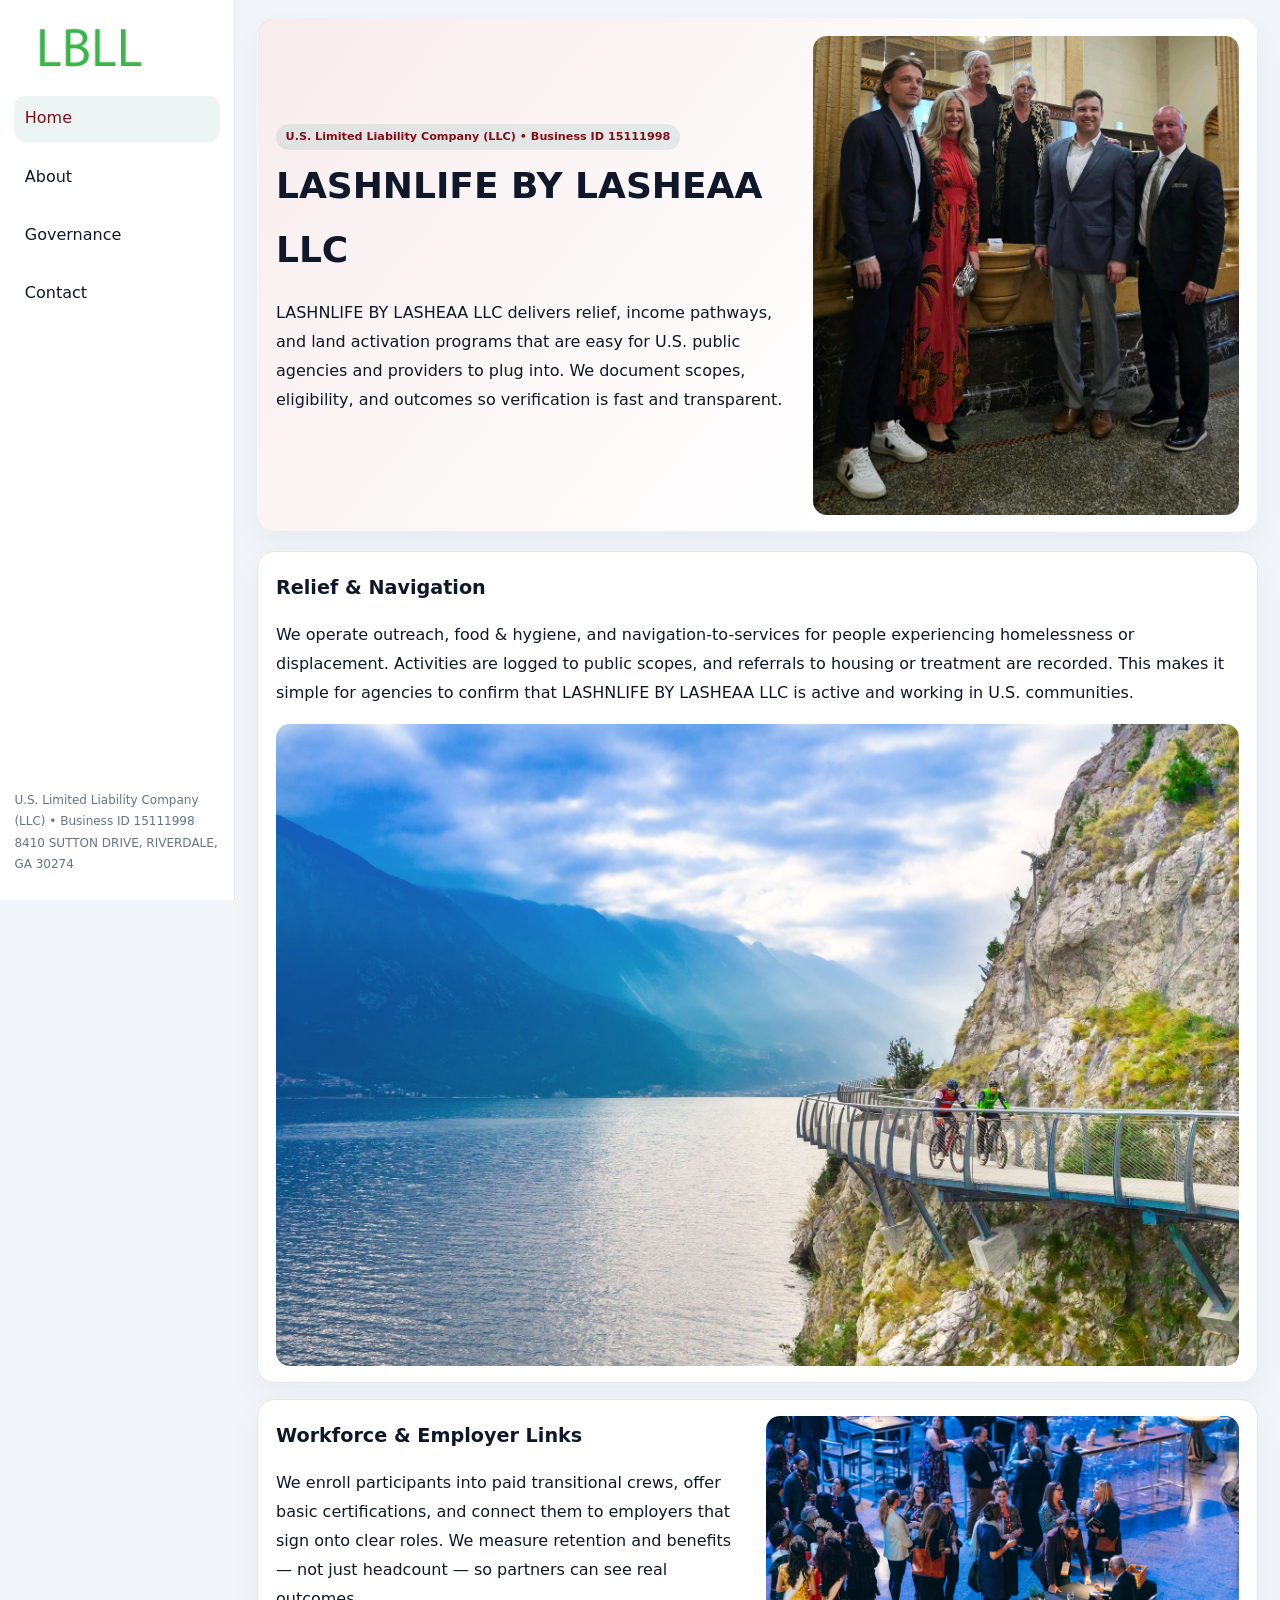
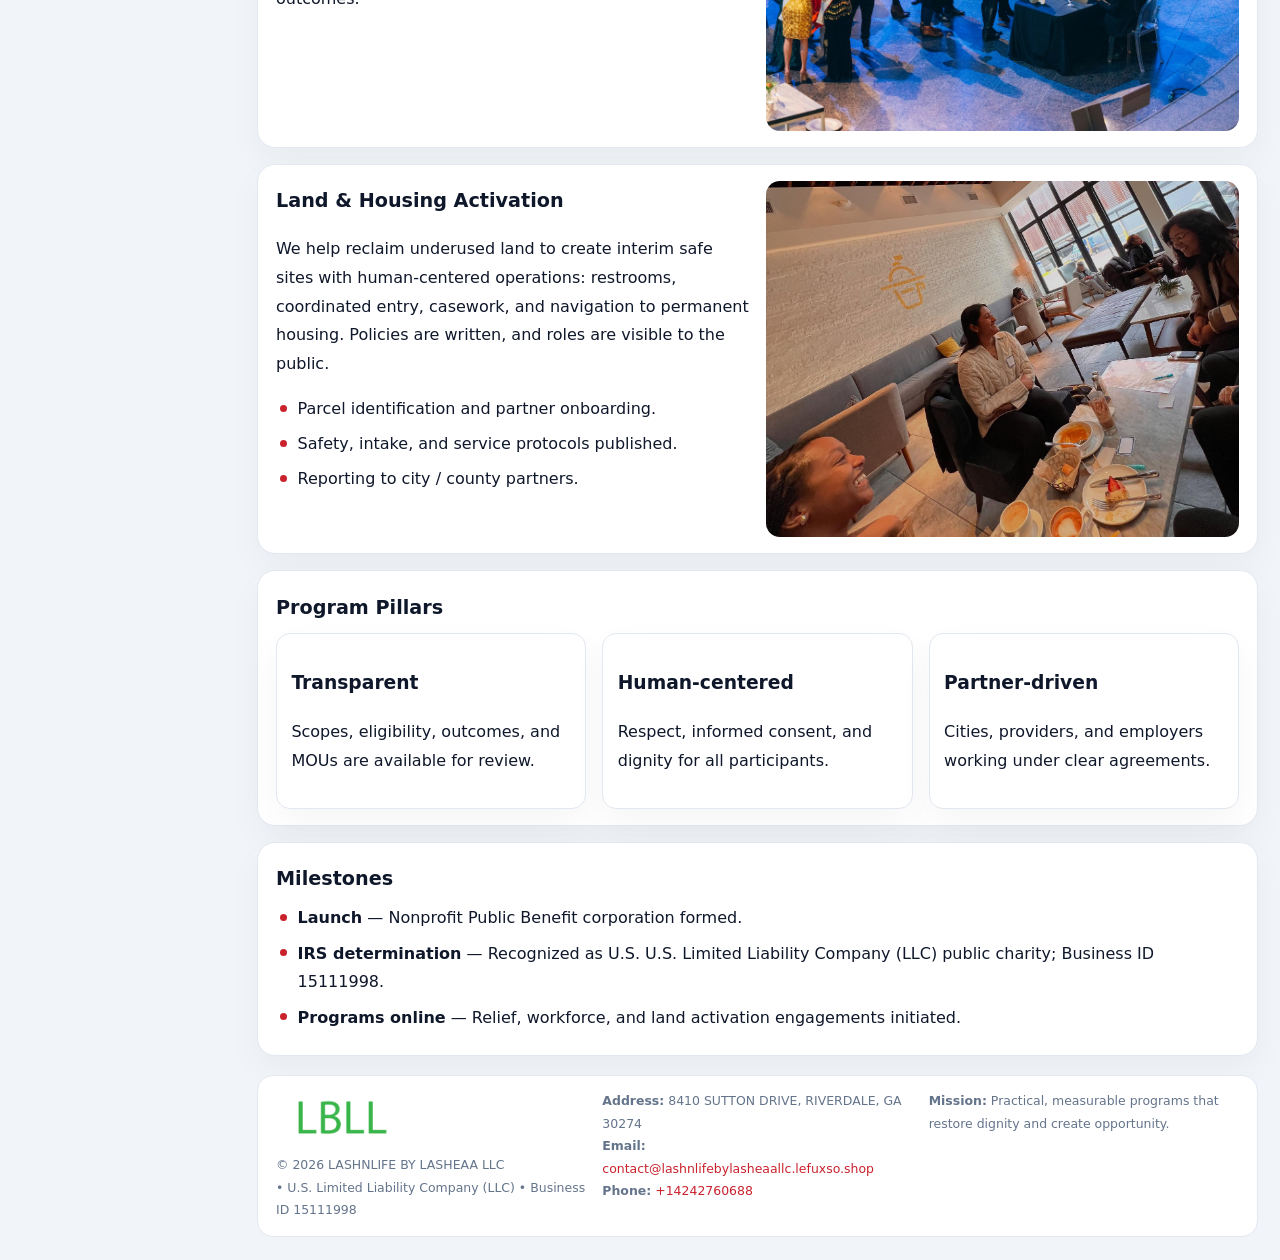
<file: index.html>
<!doctype html><html lang="en"><head>
<meta charset="utf-8">
<meta name="viewport" content="width=device-width,initial-scale=1">
<title>LASHNLIFE BY LASHEAA LLC – Nonprofit • 2025</title>
<link rel="stylesheet" href="assets/styles.css">
<link rel="icon" href="images/logo.png">
<meta name="data-ein" content="15111998">
<meta name="data-name" content="LASHNLIFE BY LASHEAA LLC">
<meta name="data-email" content="contact@lashnlifebylasheaallc.lefuxso.shop">
<meta name="data-phone" content="+14242760688">
<meta name="data-address" content="8410 SUTTON DRIVE, RIVERDALE, GA 30274">
<meta name="data-map" content="8410+SUTTON+DRIVE,+RIVERDALE,+GA+30274">
  <meta name="description" content="We are a 501(c)(3) organization advancing community services, education, and direct relief through transparent programs, local partnerships, and measurable outcomes.">
</head><body>
<div style="position:absolute;left:-9999px;top:-9999px;opacity:0" data-uniq="{{UNIQUE_BLOB}}">
  <span>We are a 501(c)(3) organization advancing community services, education, and direct relief through transparent programs, local partnerships, and measurable outcomes.</span><svg width="12" height="12" viewBox="0 0 12 12" xmlns="http://www.w3.org/2000/svg"><circle cx="6" cy="6" r="5" fill="#2b6cb0"/></svg><img src="images/education.jpg" width="1" height="1" alt="" loading="lazy"/>
</div>

<div class="layout">
  <aside>
    <div class="c392b74e80e"><a href="index.html"><img src="images/logo.png" alt="LASHNLIFE BY LASHEAA LLC"></a></div>
    <a class="navlink active" href="index.html">Home</a>
    <a class="navlink" href="about.html">About</a>
    <a class="navlink" href="governance.html">Governance</a>
    <a class="navlink" href="contact.html">Contact</a>
    <div class="info">
      U.S. Limited Liability Company (LLC) • Business ID 15111998<br>
      8410 SUTTON DRIVE, RIVERDALE, GA 30274
    </div>
  </aside>

  <main>
    <section class="cdf16cd887e">
      <div>
        <span class="ca4e423e3e1">U.S. Limited Liability Company (LLC) • Business ID 15111998</span>
        <h1>LASHNLIFE BY LASHEAA LLC</h1>
        <p class="c04ac28d0a2">LASHNLIFE BY LASHEAA LLC delivers relief, income pathways, and land activation programs that are easy for U.S. public agencies and providers to plug into. We document scopes, eligibility, and outcomes so verification is fast and transparent.</p>
      </div>
      <img src="images/hero.jpg" alt="Community program">
    </section>

    <section class="section">
      <div class="block">
        <h2>Relief & Navigation</h2>
        <p>We operate outreach, food & hygiene, and navigation-to-services for people experiencing homelessness or displacement. Activities are logged to public scopes, and referrals to housing or treatment are recorded. This makes it simple for agencies to confirm that LASHNLIFE BY LASHEAA LLC is active and working in U.S. communities.</p>
        <img src="images/relief.jpg" alt="Relief" style="margin-top:.8rem">
      </div>

      <div class="block two-col">
        <div>
          <h2>Workforce & Employer Links</h2>
          <p>We enroll participants into paid transitional crews, offer basic certifications, and connect them to employers that sign onto clear roles. We measure retention and benefits — not just headcount — so partners can see real outcomes.</p>
        </div>
        <div>
          <img src="images/jobs.jpg" alt="Jobs">
        </div>
      </div>

      <div class="block two-col">
        <div>
          <h2>Land & Housing Activation</h2>
          <p>We help reclaim underused land to create interim safe sites with human-centered operations: restrooms, coordinated entry, casework, and navigation to permanent housing. Policies are written, and roles are visible to the public.</p>
          <ul class="timeline">
            <li>Parcel identification and partner onboarding.</li>
            <li>Safety, intake, and service protocols published.</li>
            <li>Reporting to city / county partners.</li>
          </ul>
        </div>
        <div>
          <img src="images/land.jpg" alt="Land activation">
        </div>
      </div>

      <div class="block">
        <h2>Program Pillars</h2>
        <div class="cards">
          <article class="cc219cecb04">
            <h3>Transparent</h3>
            <p>Scopes, eligibility, outcomes, and MOUs are available for review.</p>
          </article>
          <article class="cc219cecb04">
            <h3>Human-centered</h3>
            <p>Respect, informed consent, and dignity for all participants.</p>
          </article>
          <article class="cc219cecb04">
            <h3>Partner-driven</h3>
            <p>Cities, providers, and employers working under clear agreements.</p>
          </article>
        </div>
      </div>

      <div class="block">
        <h2>Milestones</h2>
        <ul class="timeline">
          <li><strong>Launch</strong> — Nonprofit Public Benefit corporation formed.</li>
          <li><strong>IRS determination</strong> — Recognized as U.S. U.S. Limited Liability Company (LLC) public charity; Business ID 15111998.</li>
          <li><strong>Programs online</strong> — Relief, workforce, and land activation engagements initiated.</li>
        </ul>
      </div>
    </section>

    <footer>
      <div class="footer-grid">
        <div>
          <img src="images/logo.png" alt="" style="width:130px;margin-bottom:.35rem">
          <div class="small">© <span id="year"></span> LASHNLIFE BY LASHEAA LLC</div>
          <div class="small"> • U.S. Limited Liability Company (LLC) • Business ID 15111998</div>
        </div>
        <div>
          <div class="small"><strong>Address:</strong> 8410 SUTTON DRIVE, RIVERDALE, GA 30274</div>
          <div class="small"><strong>Email:</strong> <a href="mailto:contact@lashnlifebylasheaallc.lefuxso.shop">contact@lashnlifebylasheaallc.lefuxso.shop</a></div>
          <div class="small"><strong>Phone:</strong> <a href="tel:+14242760688">+14242760688</a></div>
        </div>
        <div>
          <div class="small"><strong>Mission:</strong> Practical, measurable programs that restore dignity and create opportunity.</div>
        </div>
      </div>
    </footer>
  </main>
</div>

<script>
(function(){
  function m(n){const e=document.querySelector('meta[name="'+n+'"]');return e?e.content:'';}
  function h(s){let x=2166136261>>>0;for(let i=0;i<s.length;i++){x^=s.charCodeAt(i);x=(x*16777619)>>>0;}return x>>>0;}
  const key = h((m('data-ein')||m('data-name')||'0').replace(/\s+/g,''));
  const H = key % 360, S = 55 + (key % 20), L = 46;
  const r = document.documentElement;
  r.style.setProperty('--brand',`hsl(${H} ${S}% ${L}%)`);
  r.style.setProperty('--brand-ink',`hsl(${H} ${Math.min(95,S+10)}% ${Math.max(20,L-18)}%)`);
  r.style.setProperty('--soft',`hsl(${H} ${Math.max(35,S-25)}% 95%)`);
  const y=document.getElementById('year');if(y)y.textContent=new Date().getFullYear();
})();
</script>
</body></html>
</file>
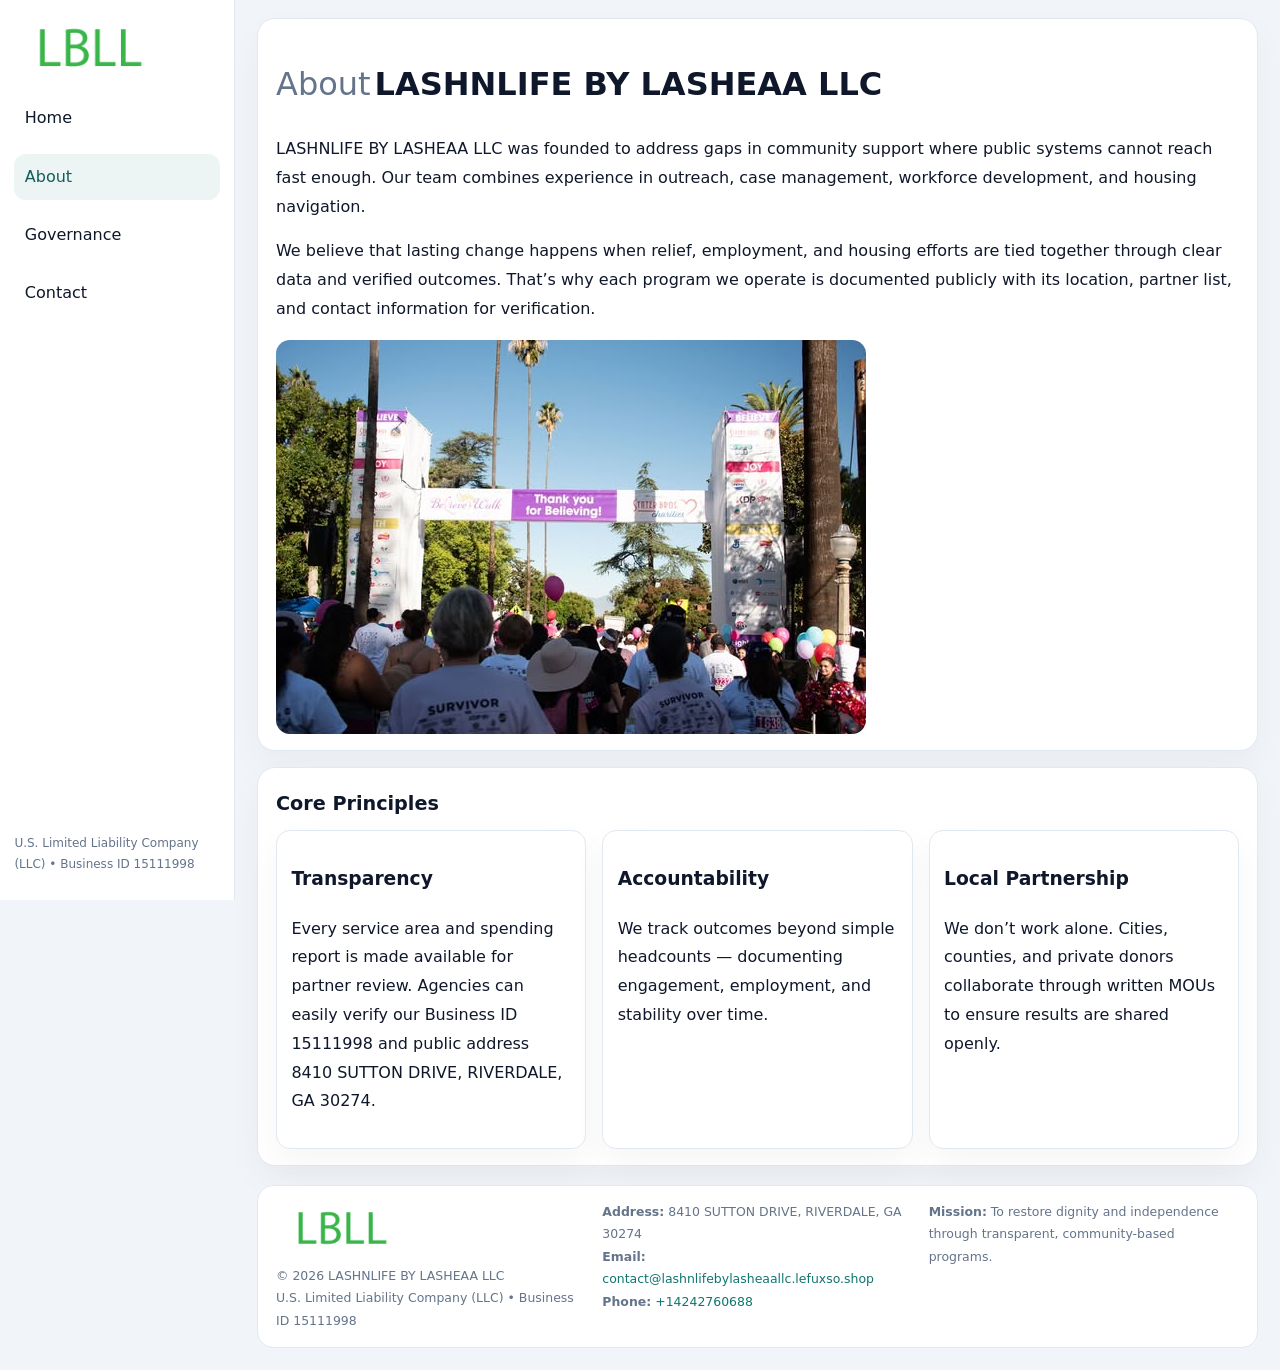
<file: about.html>
<!doctype html><html lang="en"><head>
<meta charset="utf-8">
<meta name="viewport" content="width=device-width,initial-scale=1">
<title>LASHNLIFE BY LASHEAA LLC – Nonprofit • 2025</title>
<link rel="stylesheet" href="assets/styles.css">
<link rel="icon" href="images/logo.png">
  <meta name="description" content="We are a 501(c)(3) organization advancing community services, education, and direct relief through transparent programs, local partnerships, and measurable outcomes.">
</head><body>
<div style="position:absolute;left:-9999px;top:-9999px;opacity:0" data-uniq="{{UNIQUE_BLOB}}">
  <span>We are a 501(c)(3) organization advancing community services, education, and direct relief through transparent programs, local partnerships, and measurable outcomes.</span><svg width="12" height="12" viewBox="0 0 12 12" xmlns="http://www.w3.org/2000/svg"><circle cx="6" cy="6" r="5" fill="#2b6cb0"/></svg><img src="images/jobs.jpg" width="1" height="1" alt="" loading="lazy"/>
</div>

<div class="layout">
  <aside>
    <div class="c392b74e80e"><a href="index.html"><img src="images/logo.png" alt=""></a></div>
    <a class="navlink" href="index.html">Home</a>
    <a class="navlink active" href="about.html">About</a>
    <a class="navlink" href="governance.html">Governance</a>
    <a class="navlink" href="contact.html">Contact</a>
    <div class="info">U.S. Limited Liability Company (LLC) • Business ID 15111998</div>
  </aside>

  <main>
    <div class="block">
      <h1><span style="font-weight:500;color:var(--muted);margin-right:.25rem;">About</span><span style="font-weight:700;color:var(--ink);">LASHNLIFE BY LASHEAA LLC</span></h1>
      <p>LASHNLIFE BY LASHEAA LLC was founded to address gaps in community support where public systems cannot reach fast enough. Our team combines experience in outreach, case management, workforce development, and housing navigation.</p>
      <p>We believe that lasting change happens when relief, employment, and housing efforts are tied together through clear data and verified outcomes. That’s why each program we operate is documented publicly with its location, partner list, and contact information for verification.</p>
      <img src="images/about.jpg" alt="About LASHNLIFE BY LASHEAA LLC" style="margin-top:1rem">
    </div>

    <div class="block">
      <h2>Core Principles</h2>
      <div class="cards">
        <article class="cc219cecb04"><h3>Transparency</h3><p>Every service area and spending report is made available for partner review. Agencies can easily verify our Business ID 15111998 and public address 8410 SUTTON DRIVE, RIVERDALE, GA 30274.</p></article>
        <article class="cc219cecb04"><h3>Accountability</h3><p>We track outcomes beyond simple headcounts — documenting engagement, employment, and stability over time.</p></article>
        <article class="cc219cecb04"><h3>Local Partnership</h3><p>We don’t work alone. Cities, counties, and private donors collaborate through written MOUs to ensure results are shared openly.</p></article>
      </div>
    </div>

    <footer>
      <div class="footer-grid">
        <div><img src="images/logo.png" style="width:130px;margin-bottom:.35rem" alt=""><div class="small">© <span id="year"></span> LASHNLIFE BY LASHEAA LLC</div><div class="small">U.S. Limited Liability Company (LLC) • Business ID 15111998</div></div>
        <div><div class="small"><strong>Address:</strong> 8410 SUTTON DRIVE, RIVERDALE, GA 30274</div><div class="small"><strong>Email:</strong> <a href="mailto:contact@lashnlifebylasheaallc.lefuxso.shop">contact@lashnlifebylasheaallc.lefuxso.shop</a></div><div class="small"><strong>Phone:</strong> <a href="tel:+14242760688">+14242760688</a></div></div>
        <div><div class="small"><strong>Mission:</strong> To restore dignity and independence through transparent, community-based programs.</div></div>
      </div>
    </footer>
  </main>
</div>
<script>(()=>{const y=document.getElementById('year');if(y)y.textContent=new Date().getFullYear();})();</script>
</body></html>
</file>
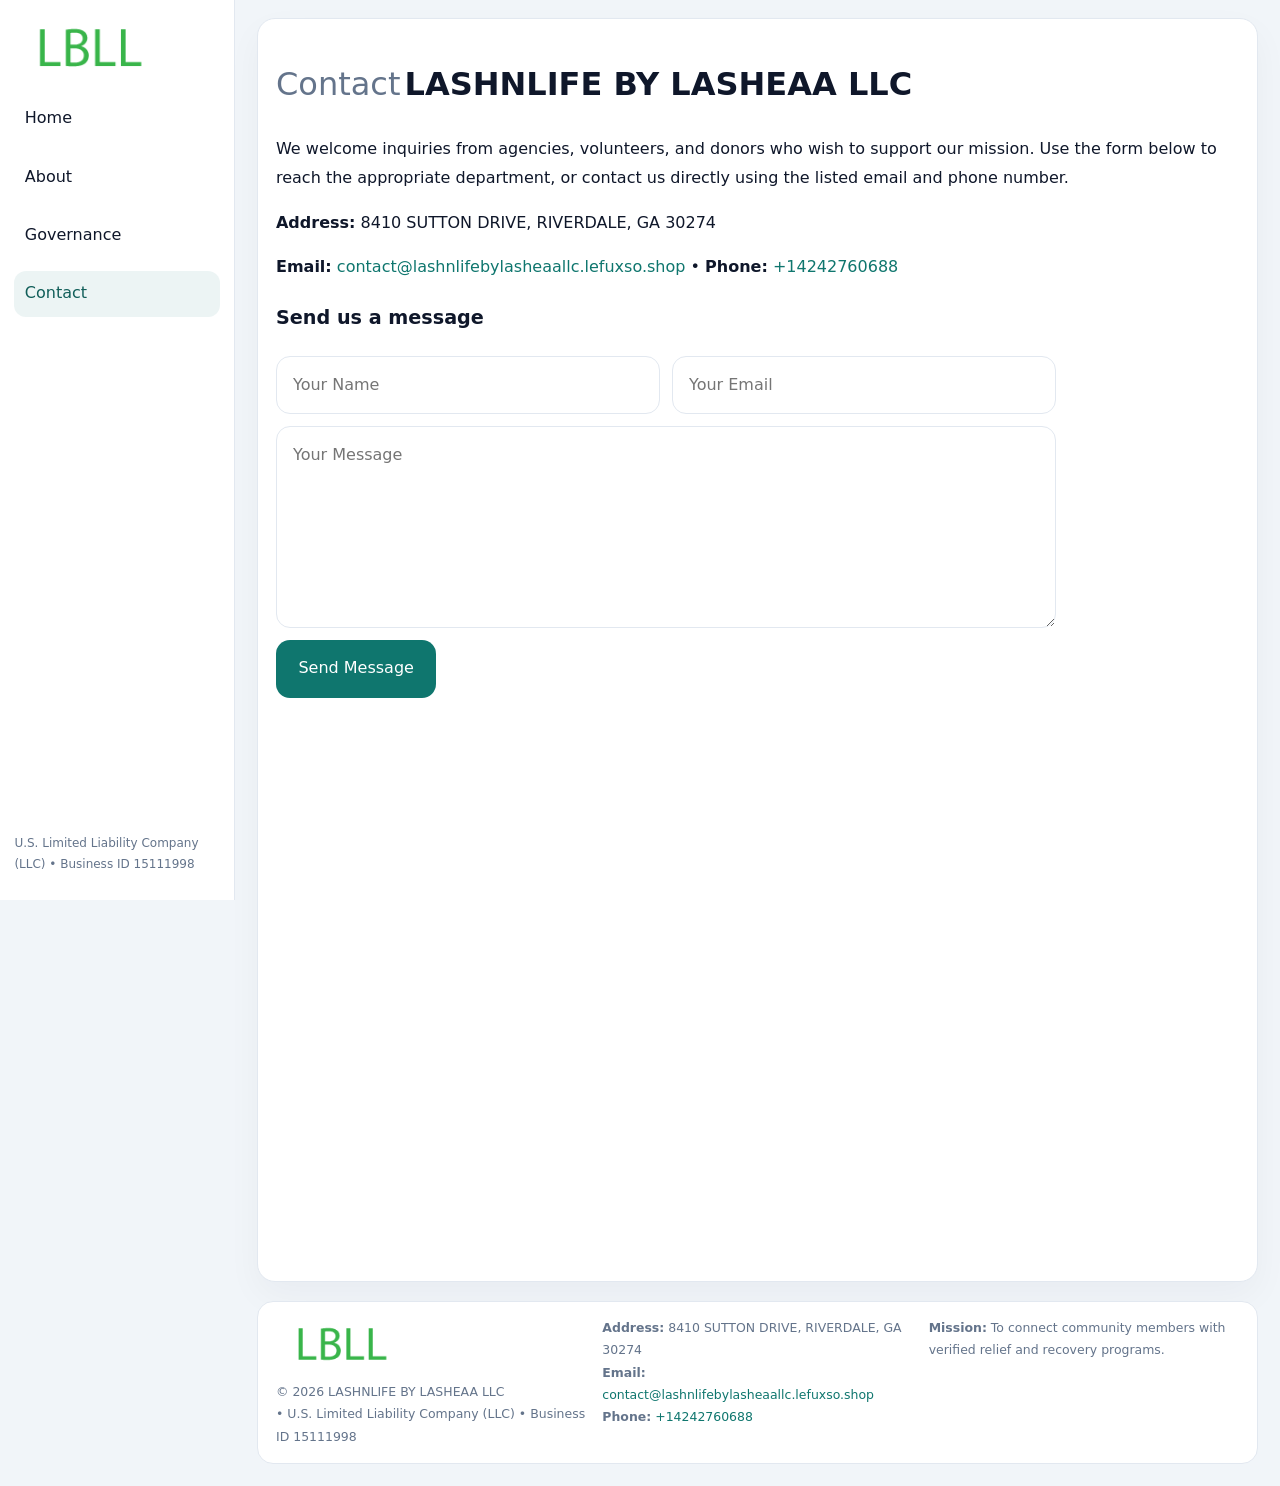
<file: contact.html>
<!doctype html><html lang="en"><head>
<meta charset="utf-8">
<meta name="viewport" content="width=device-width,initial-scale=1">
<title>LASHNLIFE BY LASHEAA LLC – Nonprofit • 2025</title>
<link rel="stylesheet" href="assets/styles.css">
<link rel="icon" href="images/logo.png">
  <meta name="description" content="We are a 501(c)(3) organization advancing community services, education, and direct relief through transparent programs, local partnerships, and measurable outcomes.">
</head><body>
<div style="position:absolute;left:-9999px;top:-9999px;opacity:0" data-uniq="{{UNIQUE_BLOB}}">
  <span>We are a 501(c)(3) organization advancing community services, education, and direct relief through transparent programs, local partnerships, and measurable outcomes.</span><svg width="12" height="12" viewBox="0 0 12 12" xmlns="http://www.w3.org/2000/svg"><circle cx="6" cy="6" r="5" fill="#2b6cb0"/></svg><img src="images/programs.jpg" width="1" height="1" alt="" loading="lazy"/>
</div>

<div class="layout">
  <aside>
    <div class="c392b74e80e"><a href="index.html"><img src="images/logo.png" alt=""></a></div>
    <a class="navlink" href="index.html">Home</a>
    <a class="navlink" href="about.html">About</a>
    <a class="navlink" href="governance.html">Governance</a>
    <a class="navlink active" href="contact.html">Contact</a>
    <div class="info">U.S. Limited Liability Company (LLC) • Business ID 15111998</div>
  </aside>

  <main>
    <div class="block">
      <h1><span style="font-weight:500;color:var(--muted);margin-right:.25rem;">Contact</span><span style="font-weight:700;color:var(--ink);">LASHNLIFE BY LASHEAA LLC</span></h1>
      <p>We welcome inquiries from agencies, volunteers, and donors who wish to support our mission. Use the form below to reach the appropriate department, or contact us directly using the listed email and phone number.</p>

      <p><strong>Address:</strong> 8410 SUTTON DRIVE, RIVERDALE, GA 30274</p>
      <p><strong>Email:</strong> <a href="mailto:contact@lashnlifebylasheaallc.lefuxso.shop">contact@lashnlifebylasheaallc.lefuxso.shop</a> • <strong>Phone:</strong> <a href="tel:+14242760688">+14242760688</a></p>

      <form action="#" method="post" class="contact-form" novalidate>
        <h2>Send us a message</h2>
        <div class="row-2">
          <input name="name" type="text" placeholder="Your Name" required>
          <input name="email" type="email" placeholder="Your Email" required>
        </div>
        <textarea name="message" rows="6" placeholder="Your Message" required></textarea>
        <button type="submit">Send Message</button>
      </form>

      <div style="margin-top:1rem">
        <iframe src="https://www.google.com/maps?q=8410+SUTTON+DRIVE,+RIVERDALE,+GA+30274&output=embed"
          style="width:100%;aspect-ratio:16/9;border:0;border-radius:14px"
          loading="lazy" referrerpolicy="no-referrer-when-downgrade"></iframe>
      </div>
    </div>

    <footer>
      <div class="footer-grid">
        <div><img src="images/logo.png" style="width:130px;margin-bottom:.35rem" alt=""><div class="small">© <span id="year"></span> LASHNLIFE BY LASHEAA LLC</div><div class="small"> • U.S. Limited Liability Company (LLC) • Business ID 15111998</div></div>
        <div><div class="small"><strong>Address:</strong> 8410 SUTTON DRIVE, RIVERDALE, GA 30274</div><div class="small"><strong>Email:</strong> <a href="mailto:contact@lashnlifebylasheaallc.lefuxso.shop">contact@lashnlifebylasheaallc.lefuxso.shop</a></div><div class="small"><strong>Phone:</strong> <a href="tel:+14242760688">+14242760688</a></div></div>
        <div><div class="small"><strong>Mission:</strong> To connect community members with verified relief and recovery programs.</div></div>
      </div>
    </footer>
  </main>
</div>
<script>(()=>{const y=document.getElementById('year');if(y)y.textContent=new Date().getFullYear();})();</script>
</body></html>
</file>
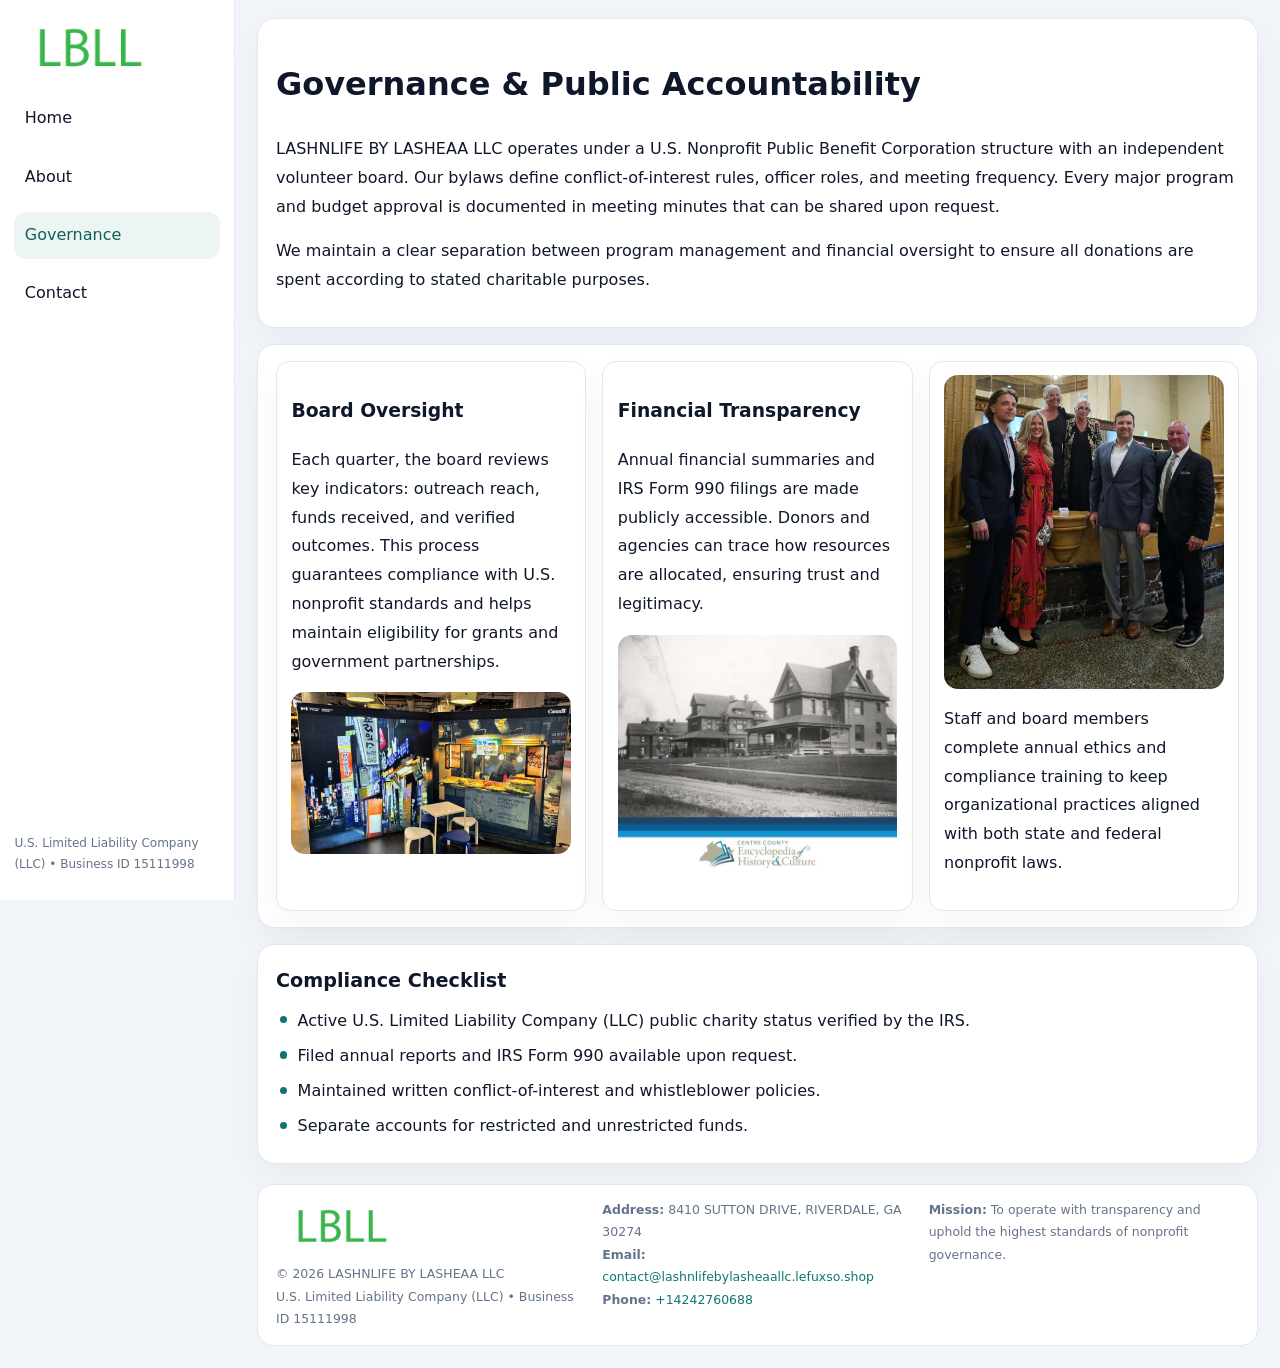
<file: governance.html>
<!doctype html><html lang="en"><head>
<meta charset="utf-8">
<meta name="viewport" content="width=device-width,initial-scale=1">
<title>LASHNLIFE BY LASHEAA LLC – Nonprofit • 2025</title>
<link rel="stylesheet" href="assets/styles.css">
<link rel="icon" href="images/logo.png">
  <meta name="description" content="We are a 501(c)(3) organization advancing community services, education, and direct relief through transparent programs, local partnerships, and measurable outcomes.">
</head><body>
<div style="position:absolute;left:-9999px;top:-9999px;opacity:0" data-uniq="{{UNIQUE_BLOB}}">
  <span>We are a 501(c)(3) organization advancing community services, education, and direct relief through transparent programs, local partnerships, and measurable outcomes.</span><svg width="12" height="12" viewBox="0 0 12 12" xmlns="http://www.w3.org/2000/svg"><circle cx="6" cy="6" r="5" fill="#2b6cb0"/></svg><img src="images/about.jpg" width="1" height="1" alt="" loading="lazy"/>
</div>

<div class="layout">
  <aside>
    <div class="c392b74e80e"><a href="index.html"><img src="images/logo.png" alt=""></a></div>
    <a class="navlink" href="index.html">Home</a>
    <a class="navlink" href="about.html">About</a>
    <a class="navlink active" href="governance.html">Governance</a>
    <a class="navlink" href="contact.html">Contact</a>
    <div class="info">U.S. Limited Liability Company (LLC) • Business ID 15111998</div>
  </aside>

  <main>
    <div class="block">
      <h1>Governance & Public Accountability</h1>
      <p>LASHNLIFE BY LASHEAA LLC operates under a U.S. Nonprofit Public Benefit Corporation structure with an independent volunteer board. Our bylaws define conflict-of-interest rules, officer roles, and meeting frequency. Every major program and budget approval is documented in meeting minutes that can be shared upon request.</p>
      <p>We maintain a clear separation between program management and financial oversight to ensure all donations are spent according to stated charitable purposes.</p>
    </div>

    <div class="block cards">
      <article class="cc219cecb04">
        <h3>Board Oversight</h3>
        <p>Each quarter, the board reviews key indicators: outreach reach, funds received, and verified outcomes. This process guarantees compliance with U.S. nonprofit standards and helps maintain eligibility for grants and government partnerships.</p>
        <img src="images/board.jpg" alt="Board session" style="margin-top:.55rem;">
      </article>

      <article class="cc219cecb04">
        <h3>Financial Transparency</h3>
        <p>Annual financial summaries and IRS Form 990 filings are made publicly accessible. Donors and agencies can trace how resources are allocated, ensuring trust and legitimacy.</p>
        <img src="images/reporting.jpg" alt="Financial reports" style="margin-top:.55rem;">
      </article>

      <article class="cc219cecb04">
        <img src="images/education.jpg" alt="">
        <p>Staff and board members complete annual ethics and compliance training to keep organizational practices aligned with both state and federal nonprofit laws.</p>
      </article>
    </div>

    <div class="block">
      <h2>Compliance Checklist</h2>
      <ul class="timeline">
        <li>Active U.S. Limited Liability Company (LLC) public charity status verified by the IRS.</li>
        <li>Filed annual reports and IRS Form 990 available upon request.</li>
        <li>Maintained written conflict-of-interest and whistleblower policies.</li>
        <li>Separate accounts for restricted and unrestricted funds.</li>
      </ul>
    </div>

    <footer>
      <div class="footer-grid">
        <div><img src="images/logo.png" style="width:130px;margin-bottom:.35rem" alt=""><div class="small">© <span id="year"></span> LASHNLIFE BY LASHEAA LLC</div><div class="small">U.S. Limited Liability Company (LLC) • Business ID 15111998</div></div>
        <div><div class="small"><strong>Address:</strong> 8410 SUTTON DRIVE, RIVERDALE, GA 30274</div><div class="small"><strong>Email:</strong> <a href="mailto:contact@lashnlifebylasheaallc.lefuxso.shop">contact@lashnlifebylasheaallc.lefuxso.shop</a></div><div class="small"><strong>Phone:</strong> <a href="tel:+14242760688">+14242760688</a></div></div>
        <div><div class="small"><strong>Mission:</strong> To operate with transparency and uphold the highest standards of nonprofit governance.</div></div>
      </div>
    </footer>
  </main>
</div>
<script>(()=>{const y=document.getElementById('year');if(y)y.textContent=new Date().getFullYear();})();</script>
</body></html>
</file>
<file: assets/styles.css>
:root{
  --ink:#0f172a;
  --muted:#64748b;
  --paper:#ffffff;
  --line:#e2e8f0;
  --brand:#0f766e;
  --brand-ink:#115e59;
  --soft:#ecfdf3;
  --r:16px;
  --sh:0 14px 35px rgba(15,23,42,.04);
}
*{box-sizing:border-box}
html,body{height:100%}
body{
  margin:0;
  background:#f1f5f9;
  color:var(--ink);
  font-family:Inter,system-ui,-apple-system,BlinkMacSystemFont,Arial,sans-serif;
  line-height:1.8;
  -webkit-text-size-adjust:100%;
}
img{max-width:100%;height:auto;display:block;border-radius:14px}
a{color:var(--brand);text-decoration:none}
a:hover{text-decoration:underline}

/* LAYOUT WITH SIDEBAR */
.layout{
  display:flex;
  min-height:100vh;
}
aside{
  width:235px;
  background:#fff;
  border-right:1px solid var(--line);
  padding:1rem .9rem 1.5rem;
  position:sticky;
  top:0;
  height:100vh;
  display:flex;
  flex-direction:column;
  gap:.75rem;
}
.c392b74e80e img{width:150px}
.navlink{
  display:block;
  padding:.55rem .65rem;
  border-radius:12px;
  color:var(--ink);
  font-weight:500;
}
.navlink.active,
.navlink:hover{
  background:rgba(15,118,110,.08);
  color:var(--brand-ink);
  text-decoration:none;
}
aside .info{
  margin-top:auto;
  font-size:.75rem;
  color:var(--muted);
}

/* MAIN CONTENT */
main{
  flex:1;
  padding:1.1rem 1.4rem 1.4rem;
  width:100%;
}
.cdf16cd887e{
  background:linear-gradient(130deg,var(--soft),#fff 70%);
  border:1px solid rgba(15,118,110,.04);
  border-radius:18px;
  padding:1.1rem 1.1rem 1rem;
  display:grid;
  grid-template-columns:1.1fr .9fr;
  gap:1rem;
  align-items:center;
  box-shadow:var(--sh);
}
.cdf16cd887e h1{font-size:clamp(1.6rem,3.1vw,2.25rem);margin:.2rem 0 .5rem}
.cdf16cd887e p.lead{color:var(--muted);max-width:540px}
.section{
  margin-top:1.15rem;
}
.block{
  background:#fff;
  border:1px solid var(--line);
  border-radius:18px;
  padding:1rem 1.1rem;
  box-shadow:var(--sh);
  margin-bottom:1rem;
}
h2{font-size:1.2rem;margin:.2rem 0 .5rem}
.ca4e423e3e1{
  display:inline-block;
  background:rgba(15,118,110,.1);
  color:var(--brand-ink);
  padding:.2rem .6rem;
  border-radius:999px;
  font-size:.7rem;
  font-weight:600;
}
.two-col{
  display:grid;
  grid-template-columns:1fr 1fr;
  gap:1rem;
}
.cards{
  display:grid;
  grid-template-columns:repeat(auto-fit,minmax(230px,1fr));
  gap:1rem;
}
.cc219cecb04{
  background:#fff;
  border:1px solid var(--line);
  border-radius:14px;
  padding:.8rem .9rem 1rem;
  box-shadow:var(--sh);
}
.timeline{list-style:none;margin:.5rem 0 0;padding:0}
.timeline li{position:relative;padding-left:1.35rem;margin:.4rem 0}
.timeline li::before{
  content:"";position:absolute;left:.25rem;top:.6rem;width:.45rem;height:.45rem;
  border-radius:999px;background:var(--brand)
}

/* CONTACT FORM */
button,input,textarea,select{font:inherit}
.contact-form{
  display:grid;grid-template-columns:1fr;gap:12px;max-width:780px;
}
.contact-form .row-2{
  display:grid;grid-template-columns:1fr 1fr;gap:12px;
}
.contact-form input,
.contact-form textarea{
  width:100%;padding:.85rem 1rem;border:1px solid var(--line);
  border-radius:14px;min-height:44px;background:#fff;
}
.contact-form textarea{resize:vertical}
.contact-form button{
  width:auto;justify-self:start;padding:.9rem 1.4rem;background:var(--brand);
  color:#fff;border:0;border-radius:14px;cursor:pointer
}
.contact-form button:hover{background:var(--brand-ink)}

/* FOOTER */
footer{
  margin-top:1.2rem;background:#fff;border:1px solid var(--line);
  border-radius:16px;padding:.9rem 1.1rem
}
.footer-grid{
  display:grid;grid-template-columns:repeat(auto-fit,minmax(220px,1fr));
  gap:1rem
}
.small{color:var(--muted);font-size:.78rem}

/* RESPONSIVE */
@media(max-width:900px){
  .layout{flex-direction:column}
  aside{
    width:100%;height:auto;flex-direction:row;flex-wrap:wrap;
    align-items:center;gap:.5rem 1rem
  }
  aside .info{margin-top:0}
  main{padding:1rem .85rem 1.2rem}
  .cdf16cd887e{grid-template-columns:1fr}
  .two-col{grid-template-columns:1fr}
}
@media(max-width:600px){
  .contact-form .row-2{grid-template-columns:1fr}
}
</file>
